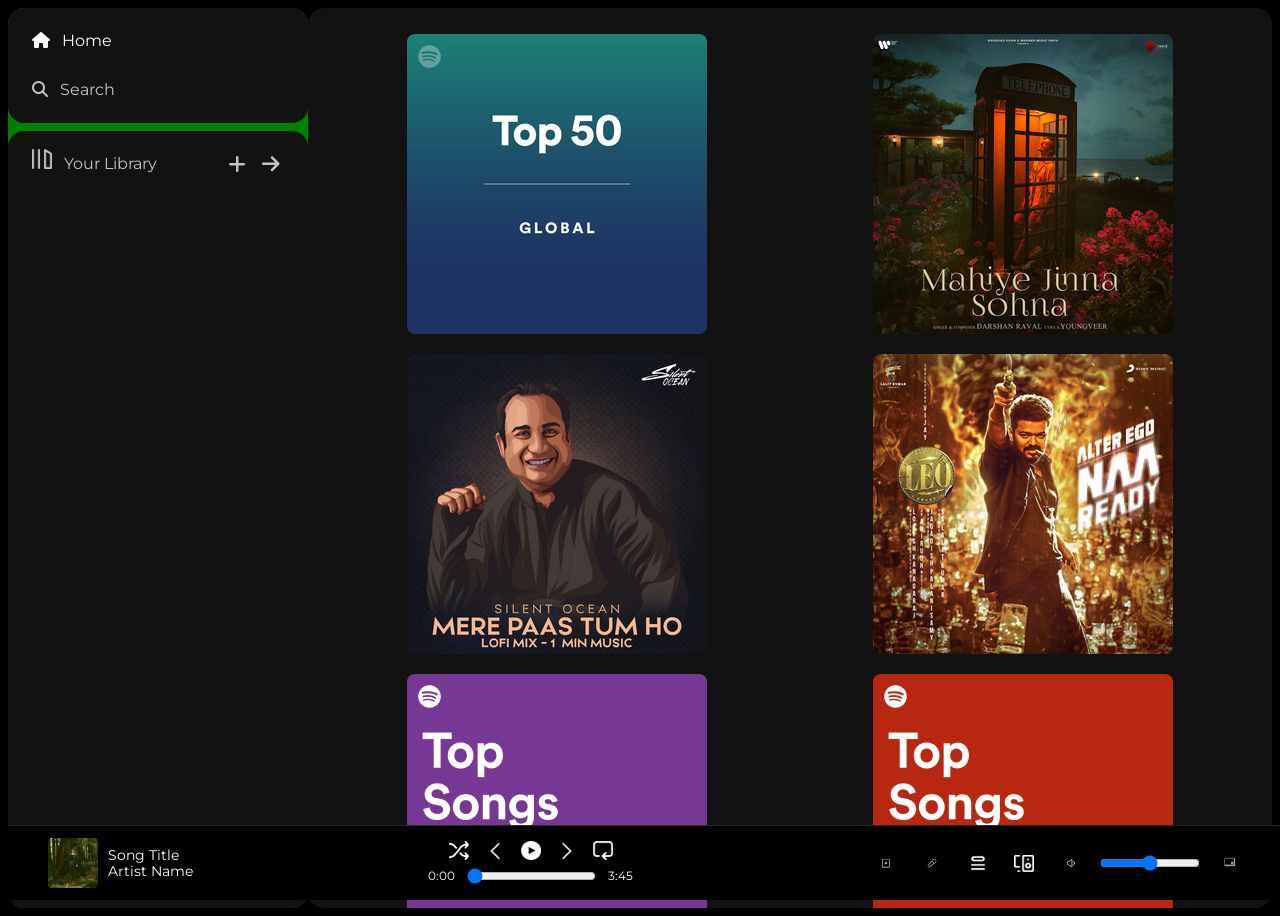
<file: index.html>
<!DOCTYPE html>
<html lang="en">

<head>
    <meta charset="UTF-8">
    <meta name="viewport" content="width=device-width, initial-scale=1.0">
    <title>Spotify-web player: Music for everyone</title>
    <link rel="icon" href="./Assets/logo.png">
    <link rel="stylesheet" href="https://cdnjs.cloudflare.com/ajax/libs/font-awesome/6.7.1/css/all.min.css"
        integrity="sha512-5Hs3dF2AEPkpNAR7UiOHba+lRSJNeM2ECkwxUIxC1Q/FLycGTbNapWXB4tP889k5T5Ju8fs4b1P5z/iB4nMfSQ=="
        crossorigin="anonymous" referrerpolicy="no-referrer" />
    <link rel="preconnect" href="https://fonts.googleapis.com">
    <link rel="preconnect" href="https://fonts.gstatic.com" crossorigin>
    <link href="https://fonts.googleapis.com/css2?family=Montserrat:ital,wght@0,100..900;1,100..900&display=swap" rel="stylesheet">
    <link rel="stylesheet" href="css/spotify.css">
</head>

<body>
    <div class="main">
        <div class="sidebar">
            <div class="nav">
                <div class="nav-option" style="opacity: 1;">
                    <i class="fa-solid fa-house"></i>
                    <a href="#">Home</a>
                </div>
                <div class="nav-option">
                    <i class="fa-solid fa-magnifying-glass"></i>
                    <a href="#">Search</a>
                </div>
            </div>
            <div class="library">
                <div class="options">
                    <div class="lib-option nav-option">
                        <img src="./Assets/library_icon.png">
                        <a href="#">Your Library</a>
                    </div>

                    <div class="icons">
                        <i class="fa-solid fa-plus"></i>
                        <i class="fa-solid fa-arrow-right"></i>
                    </div>
                </div>
                <div class="lib-box">
                    <div class="box"></div>
                </div>
            </div>
        </div>

        <div class="main-content">
            <img src="./Assets/card1img.jpeg" alt="card1">
            <img src="./Assets/card2img.jpeg" alt="card2">
            <img src="./Assets/card3img.jpeg" alt="card3">
            <img src="./Assets/card4img.jpeg" alt="card4">
            <img src="./Assets/card5img.jpeg" alt="card5">
            <img src="./Assets/card6img.jpeg" alt="card6">
        </div>

        <div class="music-player">
            <div class="player-controls">
                <div class="album-info">
                    <img class="album-art" src="./Assets/album_picture.jpeg" alt="album">
                    <div class="song-info">
                        <div class="song-title">Song Title</div>
                        <div class="song-artist">Artist Name</div>
                    </div>
                </div>

                <div class="controls-center">
                    <div>
                        <img src="./Assets/player_icon1.png" alt="shuffle">
                        <img src="./Assets/backward_icon.png" alt="prev">
                        <img class="play-button" src="./Assets/play_musicbar.png" alt="play">
                        <img src="./Assets/forward_icon.png" alt="next">
                        <img src="./Assets/player_icon5.png" alt="repeat">
                    </div>
                    <div class="progress-bar">
                        <span>0:00</span>
                        <input type="range" min="0" max="100" value="0">
                        <span>3:45</span>
                    </div>
                </div>

                <div class="volume-controls">
                    <img src="./Assets/controls_icon1.png" alt="ViewBox">
                    <img src="./Assets/controls_icon2.png" alt="mic">
                    <img src="./Assets/controls_icon3.png" alt="queue">
                    <img src="./Assets/controls_icon4.png" alt="Device-Connection">
                    <img src="./Assets/controls_icon5.png" alt="Mute">
                    <input type="range" min="0" max="100" value="50">
                    <img src="./Assets/album_icon2.png" alt="expand">
                </div>
            </div>
        </div>
    </div>
</body>

</html>
</file>
<file: css/spotify.css>
body {
    font-family: "Montserrat", sans-serif;
    background-color: #000;
    color: #fff;
    margin: 0;
    overflow: hidden;
}

.main {
    display: flex;
    flex-direction: row;
    height: 100vh;
    padding: 0.5rem;
}

.sidebar {
    background-color: green;
    width: 300px;
    border-radius: 1rem;
    display: flex;
    flex-direction: column;
}

.main-content {
    background-color: #121212;
    flex: 1;
    border-radius: 1rem;
    overflow: auto;
    display: flex;
    flex-wrap: wrap;
    justify-content: space-around;
    align-items: flex-start;
    padding: 1rem;
}

.main-content img {
    max-width: 100%;
    height: auto;
    margin: 10px;
    border-radius: 0.5rem;
}

.music-player {
    background-color: #000;
    position: fixed;
    bottom: 0;
    height: 75px;
    width: 100%;
    display: flex;
    align-items: center;
    justify-content: center;
    padding: 0 1rem;
    box-sizing: border-box;
    border-top: 1px solid #282828;
}

.player-controls {
    display: flex;
    justify-content: space-between;
    align-items: center;
    width: 100%;
    max-width: 1200px;
}

.album-info {
    display: flex;
    align-items: center;
    gap: 10px;
}

.album-art {
    height: 50px;
    width: 50px;
    object-fit: cover;
    border-radius: 4px;
}

.song-info {
    display: flex;
    flex-direction: column;
    font-size: 0.85rem;
}

.controls-center {
    display: flex;
    flex-direction: column;
    align-items: center;
    justify-content: center;
}

.controls-center > div:first-child {
    display: flex;
    align-items: center;
    justify-content: center;
}

.controls-center img {
    width: 20px;
    height: 20px;
    margin: 0 8px;
    object-fit: contain;
    vertical-align: middle;
    /* Add specific styling here if needed */
}

.volume-controls img {
    width: 20px;
    height: 20px;
    margin: 0 8px;
    object-fit: contain;
    vertical-align: middle;
    /* Add specific styling here if needed */
}

.play-button {
    width: 32px;
    height: 32px;
}

.progress-bar {
    display: flex;
    align-items: center;
    width: 100%;
    max-width: 400px;
    gap: 10px;
    font-size: 0.75rem;
    margin-top: 5px;
}

.progress-bar input[type=range] {
    width: 100%;
}

.volume-controls {
    display: flex;
    align-items: center;
    gap: 10px;
}

.volume-controls input[type=range] {
    width: 100px;
}

a {
    text-decoration: none;
    color: #fff;
}

.nav {
    background-color: #121212;
    border-radius: 1rem;
    display: flex;
    flex-direction: column;
    justify-content: center;
    height: 100px;
    padding: 0.5rem 0.75rem;
}

.nav-option {
    line-height: 2.5rem;
    opacity: 0.75;
    padding: 0.3rem 0.75rem;
}

.nav-option:hover {
    opacity: 1;
}

.nav-option i {
    font-weight: 1.25rem;
}

.nav-option a {
    font-weight: 1rem;
    margin-left: 0.5rem;
}

.library {
    background-color: #121212;
    border-radius: 1rem;
    height: 100%;
    margin-top: 0.5rem;
    padding: 0.5rem 0.75rem;
}

.options {
    display: flex;
    justify-content: space-between;
    align-items: center;
}

.lib-option img {
    height: 1.25rem;
    width: 1.25rem;
}

.icons {
    font-size: 1.25rem;
    display: flex;
}

.icons i {
    margin-right: 1rem;
    opacity: 0.75;
}

.icons i:hover {
    opacity: 1;
}

/* Responsive Styling */
@media (max-width: 768px) {
    .main {
        flex-direction: column;
        height: auto;
    }

    .sidebar {
        width: 100%;
        margin-bottom: 1rem;
    }

    .main-content {
        padding: 0.5rem;
    }

    .player-controls {
        flex-direction: column;
        gap: 10px;
        text-align: center;
    }

    .album-info,
    .volume-controls {
        justify-content: center;
    }

    .progress-bar {
        max-width: 90%;
    }

    .volume-controls input[type=range] {
        width: 60px;
    }
}

@media (max-width: 480px) {
    .controls-center img {
        width: 16px;
        height: 16px;
    }

    .volume-controls img {
        width: 16px;
        height: 16px;
    }

    .play-button {
        width: 24px;
        height: 24px;
    }

    .volume-controls input[type=range] {
        width: 50px;
    }
}
</file>
<file: spotify.css>
body {
    font-family: "Montserrat", sans-serif;
    background-color: #000;
    color: #fff;
    margin: 0;
    overflow: hidden;
}

.main {
    display: flex;
    flex-direction: row;
    height: 100vh;
    padding: 0.5rem;
}

.sidebar {
    background-color: green;
    width: 300px;
    border-radius: 1rem;
    display: flex;
    flex-direction: column;
}

.main-content {
    background-color: #121212;
    flex: 1;
    border-radius: 1rem;
    overflow: auto;
    display: flex;
    flex-wrap: wrap;
    justify-content: space-around;
    align-items: flex-start;
    padding: 1rem;
}

.main-content img {
    max-width: 100%;
    height: auto;
    margin: 10px;
    border-radius: 0.5rem;
}

.music-player {
    background-color: #000;
    position: fixed;
    bottom: 0;
    height: 75px;
    width: 100%;
    display: flex;
    align-items: center;
    justify-content: center;
    padding: 0 1rem;
    box-sizing: border-box;
    border-top: 1px solid #282828;
}

.player-controls {
    display: flex;
    justify-content: space-between;
    align-items: center;
    width: 100%;
    max-width: 1200px;
}

.album-info {
    display: flex;
    align-items: center;
    gap: 10px;
}

.album-art {
    height: 50px;
    width: 50px;
    object-fit: cover;
    border-radius: 4px;
}

.song-info {
    display: flex;
    flex-direction: column;
    font-size: 0.85rem;
}

.controls-center {
    display: flex;
    flex-direction: column;
    align-items: center;
    justify-content: center;
}

.controls-center > div:first-child {
    display: flex;
    align-items: center;
    justify-content: center;
}

.controls-center img {
    width: 20px;
    height: 20px;
    margin: 0 8px;
    object-fit: contain;
    vertical-align: middle;
    /* Add specific styling here if needed */
}

.volume-controls img {
    width: 20px;
    height: 20px;
    margin: 0 8px;
    object-fit: contain;
    vertical-align: middle;
    /* Add specific styling here if needed */
}

.play-button {
    width: 32px;
    height: 32px;
}

.progress-bar {
    display: flex;
    align-items: center;
    width: 100%;
    max-width: 400px;
    gap: 10px;
    font-size: 0.75rem;
    margin-top: 5px;
}

.progress-bar input[type=range] {
    width: 100%;
}

.volume-controls {
    display: flex;
    align-items: center;
    gap: 10px;
}

.volume-controls input[type=range] {
    width: 100px;
}

a {
    text-decoration: none;
    color: #fff;
}

.nav {
    background-color: #121212;
    border-radius: 1rem;
    display: flex;
    flex-direction: column;
    justify-content: center;
    height: 100px;
    padding: 0.5rem 0.75rem;
}

.nav-option {
    line-height: 2.5rem;
    opacity: 0.75;
    padding: 0.3rem 0.75rem;
}

.nav-option:hover {
    opacity: 1;
}

.nav-option i {
    font-weight: 1.25rem;
}

.nav-option a {
    font-weight: 1rem;
    margin-left: 0.5rem;
}

.library {
    background-color: #121212;
    border-radius: 1rem;
    height: 100%;
    margin-top: 0.5rem;
    padding: 0.5rem 0.75rem;
}

.options {
    display: flex;
    justify-content: space-between;
    align-items: center;
}

.lib-option img {
    height: 1.25rem;
    width: 1.25rem;
}

.icons {
    font-size: 1.25rem;
    display: flex;
}

.icons i {
    margin-right: 1rem;
    opacity: 0.75;
}

.icons i:hover {
    opacity: 1;
}

/* Responsive Styling */
@media (max-width: 768px) {
    .main {
        flex-direction: column;
        height: auto;
    }

    .sidebar {
        width: 100%;
        margin-bottom: 1rem;
    }

    .main-content {
        padding: 0.5rem;
    }

    .player-controls {
        flex-direction: column;
        gap: 10px;
        text-align: center;
    }

    .album-info,
    .volume-controls {
        justify-content: center;
    }

    .progress-bar {
        max-width: 90%;
    }

    .volume-controls input[type=range] {
        width: 60px;
    }
}

@media (max-width: 480px) {
    .controls-center img {
        width: 16px;
        height: 16px;
    }

    .volume-controls img {
        width: 16px;
        height: 16px;
    }

    .play-button {
        width: 24px;
        height: 24px;
    }

    .volume-controls input[type=range] {
        width: 50px;
    }
}
</file>
